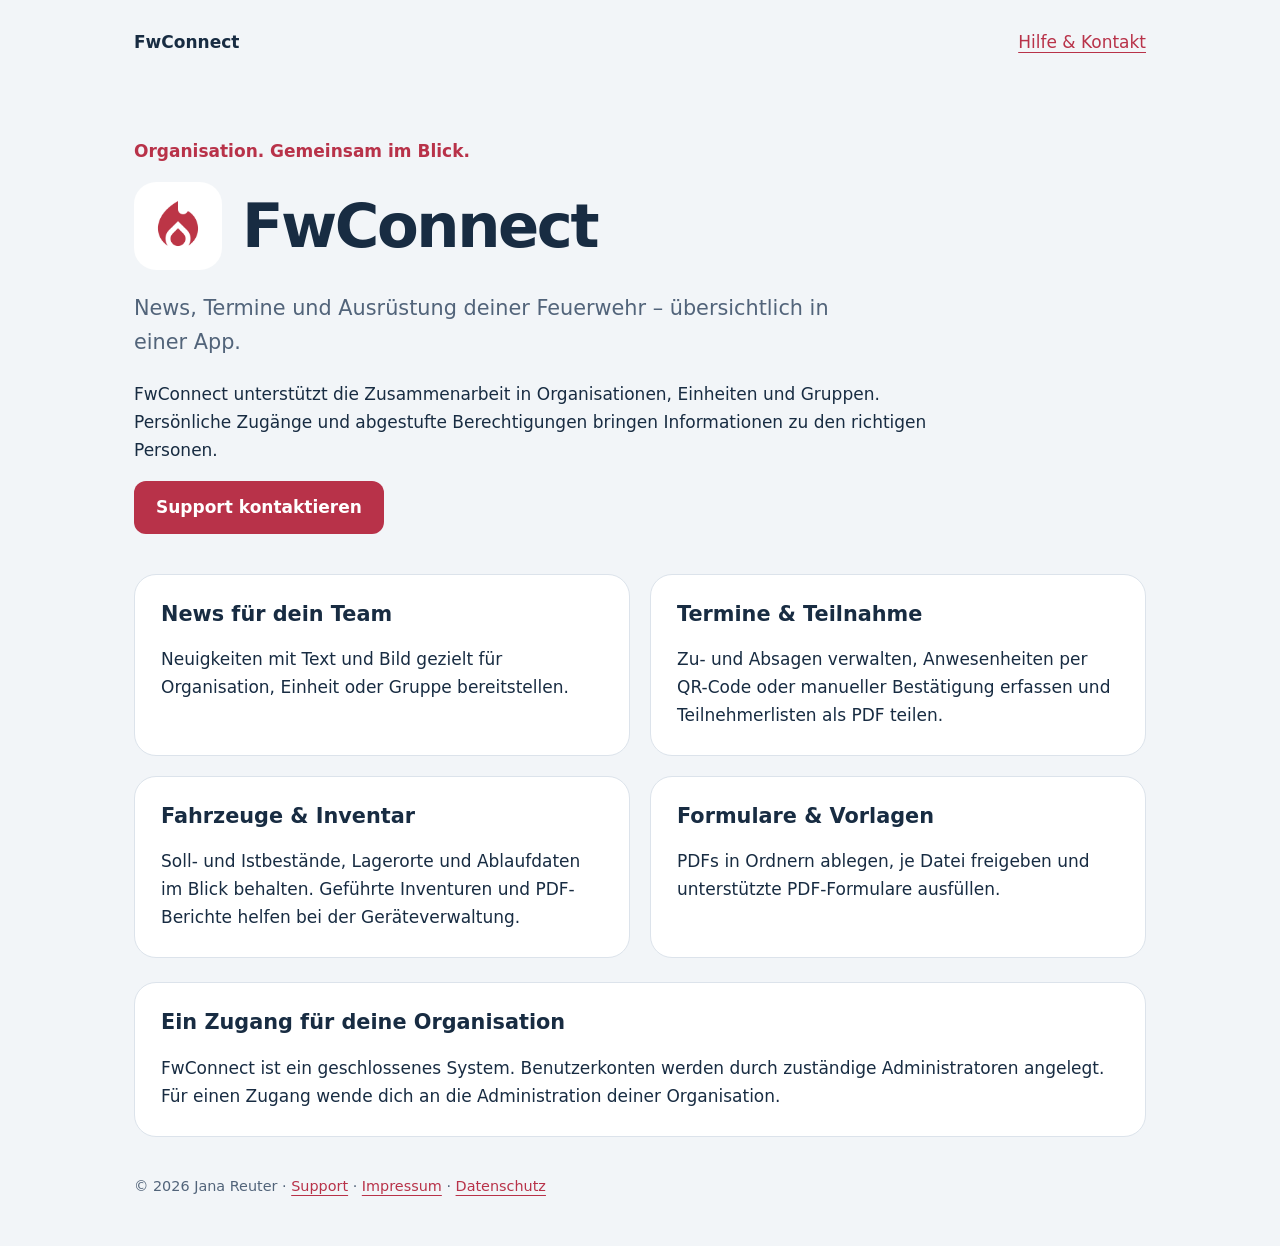
<file: index.html>
<!doctype html>
<html lang="de"><head><meta charset="utf-8"><meta name="viewport" content="width=device-width, initial-scale=1"><title>FwConnect – Feuerwehrverwaltung</title><meta name="description" content="FwConnect verbindet News, Termine, Fahrzeuge, Inventar und Formulare für Feuerwehren in einer mobilen App."><link rel="stylesheet" href="assets/style.css"><link rel="icon" href="assets/icon.png"></head>
<body><main><nav aria-label="Hauptnavigation"><strong>FwConnect</strong><a href="support/">Hilfe &amp; Kontakt</a></nav>
<header><p class="eyebrow">Organisation. Gemeinsam im Blick.</p><div class="brand"><img src="assets/icon.png" alt="" width="88" height="88"><h1>FwConnect</h1></div><p class="lead">News, Termine und Ausrüstung deiner Feuerwehr – übersichtlich in einer App.</p><p>FwConnect unterstützt die Zusammenarbeit in Organisationen, Einheiten und Gruppen. Persönliche Zugänge und abgestufte Berechtigungen bringen Informationen zu den richtigen Personen.</p><a class="button" href="support/">Support kontaktieren</a></header>
<div class="grid"><section class="card"><h2>News für dein Team</h2><p>Neuigkeiten mit Text und Bild gezielt für Organisation, Einheit oder Gruppe bereitstellen.</p></section><section class="card"><h2>Termine &amp; Teilnahme</h2><p>Zu- und Absagen verwalten, Anwesenheiten per QR-Code oder manueller Bestätigung erfassen und Teilnehmerlisten als PDF teilen.</p></section><section class="card"><h2>Fahrzeuge &amp; Inventar</h2><p>Soll- und Istbestände, Lagerorte und Ablaufdaten im Blick behalten. Geführte Inventuren und PDF-Berichte helfen bei der Geräteverwaltung.</p></section><section class="card"><h2>Formulare &amp; Vorlagen</h2><p>PDFs in Ordnern ablegen, je Datei freigeben und unterstützte PDF-Formulare ausfüllen.</p></section></div>
<section class="help" style="margin-top:24px"><h2>Ein Zugang für deine Organisation</h2><p>FwConnect ist ein geschlossenes System. Benutzerkonten werden durch zuständige Administratoren angelegt. Für einen Zugang wende dich an die Administration deiner Organisation.</p></section>
<footer>© 2026 Jana Reuter · <a href="support/">Support</a> · <a href="impressum/">Impressum</a> · <a href="datenschutz/">Datenschutz</a></footer></main></body></html>
</file>
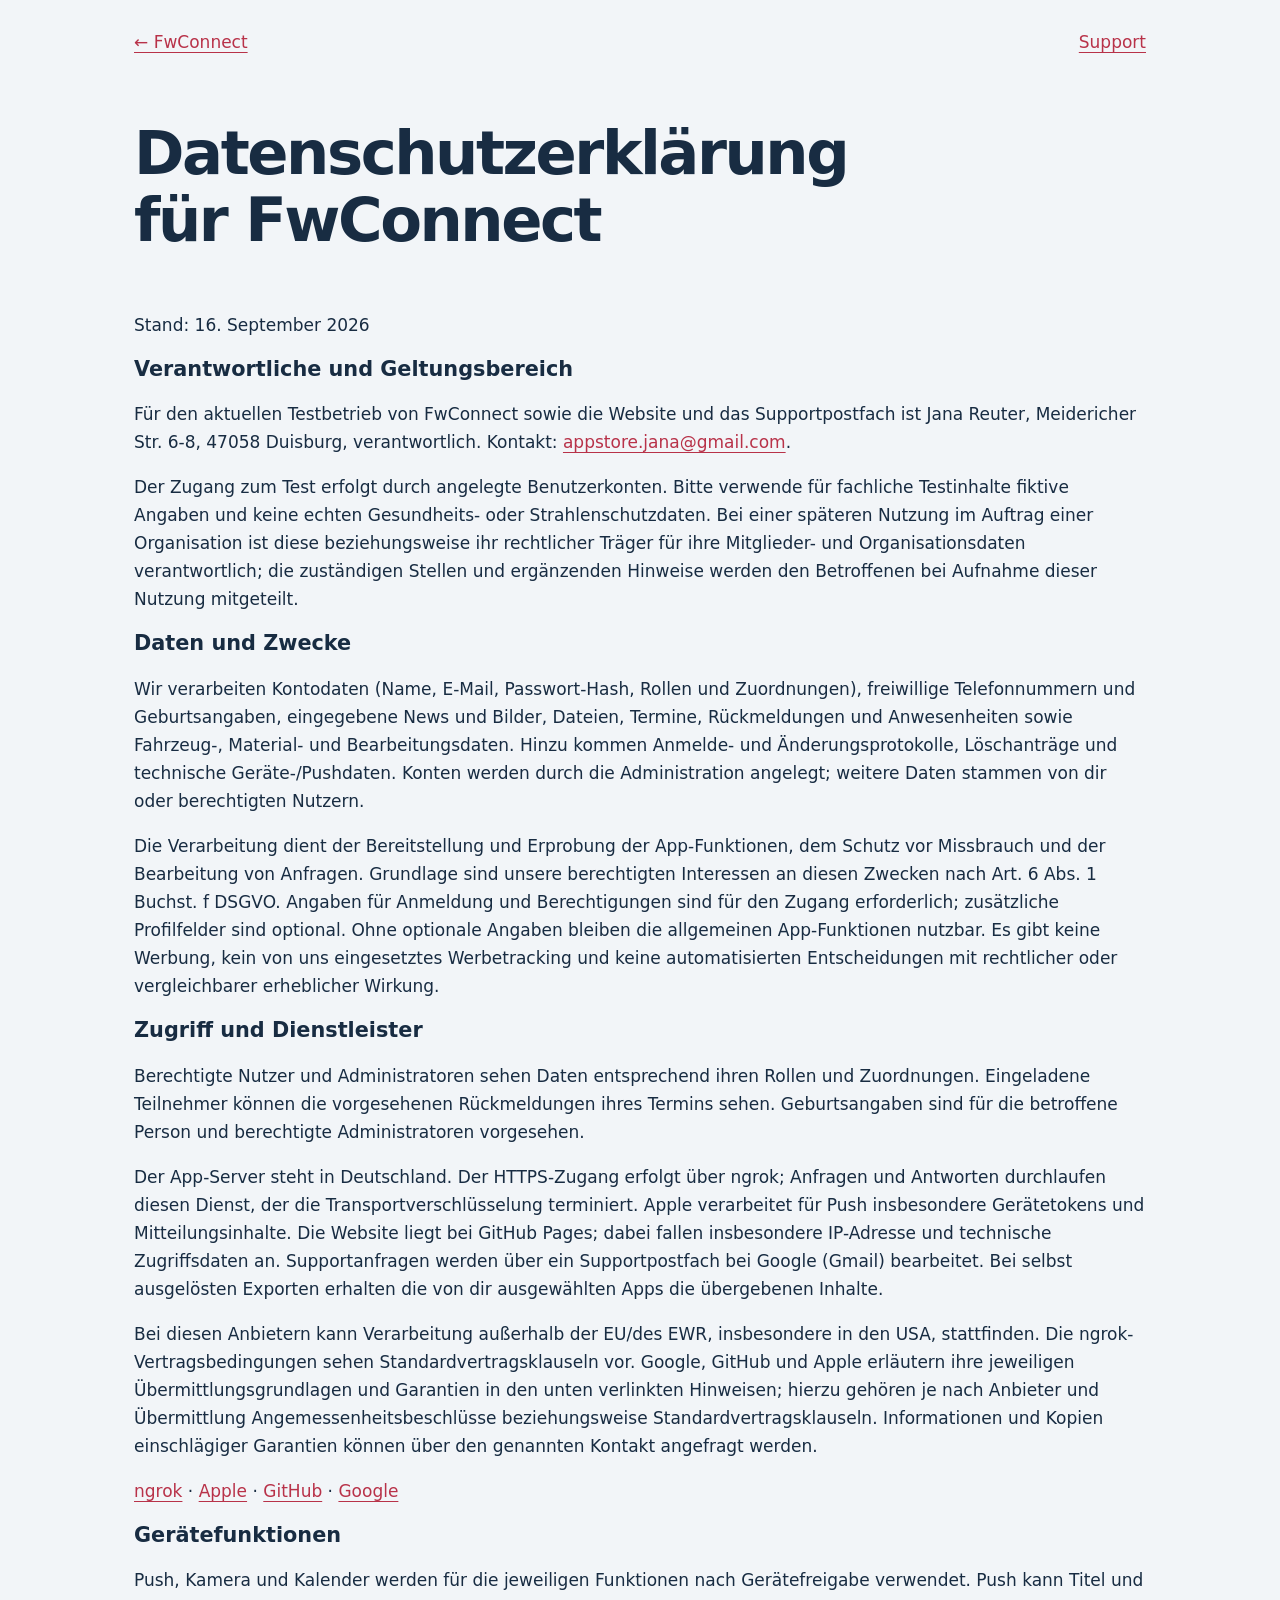
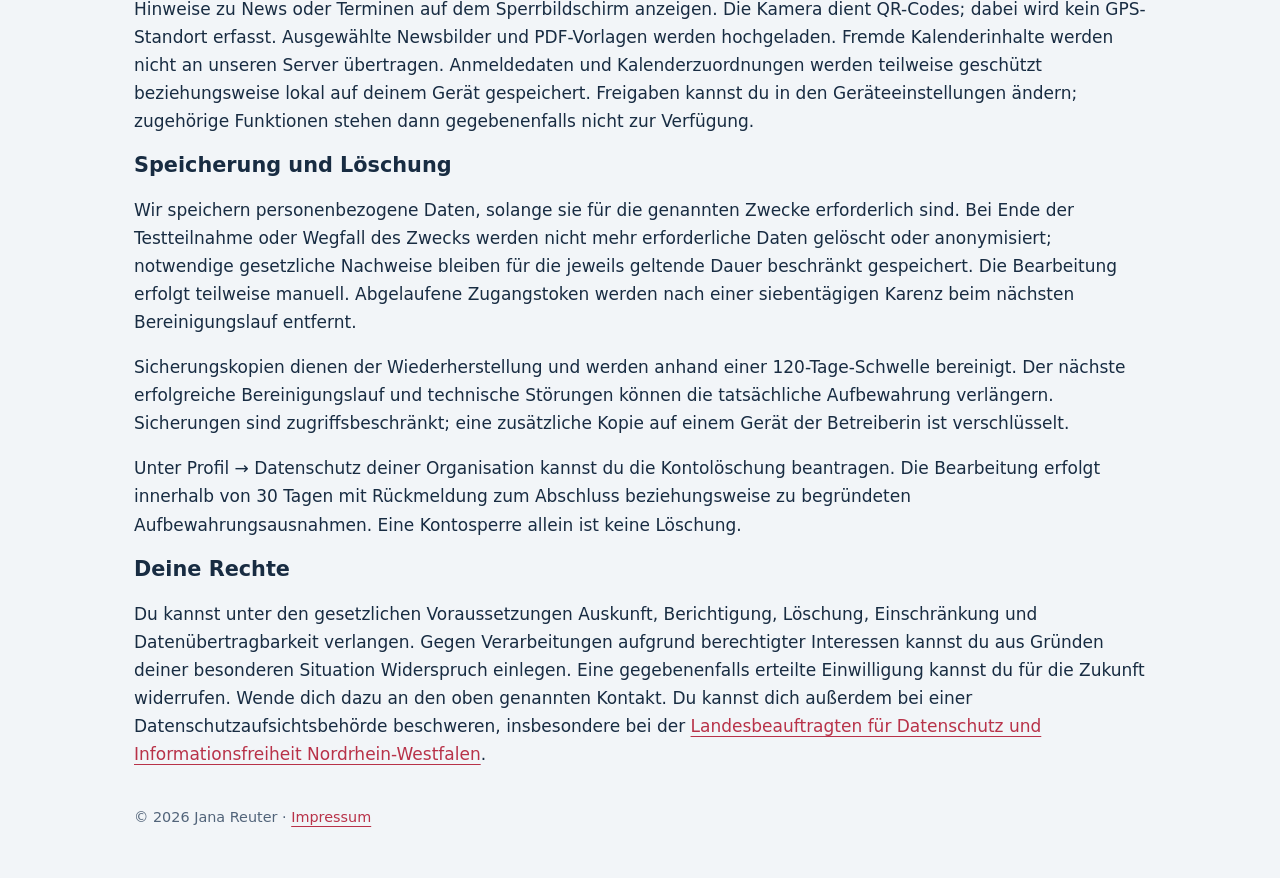
<file: datenschutz/index.html>
<!doctype html>
<html lang="de"><head><meta charset="utf-8"><meta name="viewport" content="width=device-width, initial-scale=1"><title>FwConnect – Datenschutz</title><meta name="description" content="Datenschutzhinweise zum Testbetrieb von FwConnect, zur Website und zum Support."><link rel="stylesheet" href="../assets/style.css"><link rel="icon" href="../assets/icon.png"></head>
<body><main><nav aria-label="Hauptnavigation"><a href="../">← FwConnect</a><a href="../support/">Support</a></nav>
<header><h1>Datenschutzerklärung für FwConnect</h1></header>
<p>Stand: 16. September 2026</p>
<h2>Verantwortliche und Geltungsbereich</h2>
<p>Für den aktuellen Testbetrieb von FwConnect sowie die Website und das Supportpostfach ist Jana Reuter, Meidericher Str. 6-8, 47058 Duisburg, verantwortlich. Kontakt: <a href="mailto:appstore.jana@gmail.com">appstore.jana@gmail.com</a>.</p>
<p>Der Zugang zum Test erfolgt durch angelegte Benutzerkonten. Bitte verwende für fachliche Testinhalte fiktive Angaben und keine echten Gesundheits- oder Strahlenschutzdaten. Bei einer späteren Nutzung im Auftrag einer Organisation ist diese beziehungsweise ihr rechtlicher Träger für ihre Mitglieder- und Organisationsdaten verantwortlich; die zuständigen Stellen und ergänzenden Hinweise werden den Betroffenen bei Aufnahme dieser Nutzung mitgeteilt.</p>
<h2>Daten und Zwecke</h2>
<p>Wir verarbeiten Kontodaten (Name, E-Mail, Passwort-Hash, Rollen und Zuordnungen), freiwillige Telefonnummern und Geburtsangaben, eingegebene News und Bilder, Dateien, Termine, Rückmeldungen und Anwesenheiten sowie Fahrzeug-, Material- und Bearbeitungsdaten. Hinzu kommen Anmelde- und Änderungsprotokolle, Löschanträge und technische Geräte-/Pushdaten. Konten werden durch die Administration angelegt; weitere Daten stammen von dir oder berechtigten Nutzern.</p>
<p>Die Verarbeitung dient der Bereitstellung und Erprobung der App-Funktionen, dem Schutz vor Missbrauch und der Bearbeitung von Anfragen. Grundlage sind unsere berechtigten Interessen an diesen Zwecken nach Art. 6 Abs. 1 Buchst. f DSGVO. Angaben für Anmeldung und Berechtigungen sind für den Zugang erforderlich; zusätzliche Profilfelder sind optional. Ohne optionale Angaben bleiben die allgemeinen App-Funktionen nutzbar. Es gibt keine Werbung, kein von uns eingesetztes Werbetracking und keine automatisierten Entscheidungen mit rechtlicher oder vergleichbarer erheblicher Wirkung.</p>
<h2>Zugriff und Dienstleister</h2>
<p>Berechtigte Nutzer und Administratoren sehen Daten entsprechend ihren Rollen und Zuordnungen. Eingeladene Teilnehmer können die vorgesehenen Rückmeldungen ihres Termins sehen. Geburtsangaben sind für die betroffene Person und berechtigte Administratoren vorgesehen.</p>
<p>Der App-Server steht in Deutschland. Der HTTPS-Zugang erfolgt über ngrok; Anfragen und Antworten durchlaufen diesen Dienst, der die Transportverschlüsselung terminiert. Apple verarbeitet für Push insbesondere Gerätetokens und Mitteilungsinhalte. Die Website liegt bei GitHub Pages; dabei fallen insbesondere IP-Adresse und technische Zugriffsdaten an. Supportanfragen werden über ein Supportpostfach bei Google (Gmail) bearbeitet. Bei selbst ausgelösten Exporten erhalten die von dir ausgewählten Apps die übergebenen Inhalte.</p>
<p>Bei diesen Anbietern kann Verarbeitung außerhalb der EU/des EWR, insbesondere in den USA, stattfinden. Die ngrok-Vertragsbedingungen sehen Standardvertragsklauseln vor. Google, GitHub und Apple erläutern ihre jeweiligen Übermittlungsgrundlagen und Garantien in den unten verlinkten Hinweisen; hierzu gehören je nach Anbieter und Übermittlung Angemessenheitsbeschlüsse beziehungsweise Standardvertragsklauseln. Informationen und Kopien einschlägiger Garantien können über den genannten Kontakt angefragt werden.</p>
<p><a href="https://ngrok.com/dpa">ngrok</a> · <a href="https://www.apple.com/legal/privacy/de-ww/">Apple</a> · <a href="https://docs.github.com/en/site-policy/privacy-policies/github-general-privacy-statement">GitHub</a> · <a href="https://policies.google.com/privacy/frameworks?hl=de">Google</a></p>
<h2>Gerätefunktionen</h2>
<p>Push, Kamera und Kalender werden für die jeweiligen Funktionen nach Gerätefreigabe verwendet. Push kann Titel und Hinweise zu News oder Terminen auf dem Sperrbildschirm anzeigen. Die Kamera dient QR-Codes; dabei wird kein GPS-Standort erfasst. Ausgewählte Newsbilder und PDF-Vorlagen werden hochgeladen. Fremde Kalenderinhalte werden nicht an unseren Server übertragen. Anmeldedaten und Kalenderzuordnungen werden teilweise geschützt beziehungsweise lokal auf deinem Gerät gespeichert. Freigaben kannst du in den Geräteeinstellungen ändern; zugehörige Funktionen stehen dann gegebenenfalls nicht zur Verfügung.</p>
<h2>Speicherung und Löschung</h2>
<p>Wir speichern personenbezogene Daten, solange sie für die genannten Zwecke erforderlich sind. Bei Ende der Testteilnahme oder Wegfall des Zwecks werden nicht mehr erforderliche Daten gelöscht oder anonymisiert; notwendige gesetzliche Nachweise bleiben für die jeweils geltende Dauer beschränkt gespeichert. Die Bearbeitung erfolgt teilweise manuell. Abgelaufene Zugangstoken werden nach einer siebentägigen Karenz beim nächsten Bereinigungslauf entfernt.</p>
<p>Sicherungskopien dienen der Wiederherstellung und werden anhand einer 120-Tage-Schwelle bereinigt. Der nächste erfolgreiche Bereinigungslauf und technische Störungen können die tatsächliche Aufbewahrung verlängern. Sicherungen sind zugriffsbeschränkt; eine zusätzliche Kopie auf einem Gerät der Betreiberin ist verschlüsselt.</p>
<p>Unter Profil → Datenschutz deiner Organisation kannst du die Kontolöschung beantragen. Die Bearbeitung erfolgt innerhalb von 30 Tagen mit Rückmeldung zum Abschluss beziehungsweise zu begründeten Aufbewahrungsausnahmen. Eine Kontosperre allein ist keine Löschung.</p>
<h2>Deine Rechte</h2>
<p>Du kannst unter den gesetzlichen Voraussetzungen Auskunft, Berichtigung, Löschung, Einschränkung und Datenübertragbarkeit verlangen. Gegen Verarbeitungen aufgrund berechtigter Interessen kannst du aus Gründen deiner besonderen Situation Widerspruch einlegen. Eine gegebenenfalls erteilte Einwilligung kannst du für die Zukunft widerrufen. Wende dich dazu an den oben genannten Kontakt. Du kannst dich außerdem bei einer Datenschutzaufsichtsbehörde beschweren, insbesondere bei der <a href="https://www.ldi.nrw.de/">Landesbeauftragten für Datenschutz und Informationsfreiheit Nordrhein-Westfalen</a>.</p>
<footer>© 2026 Jana Reuter · <a href="../impressum/">Impressum</a></footer></main></body></html>
</file>
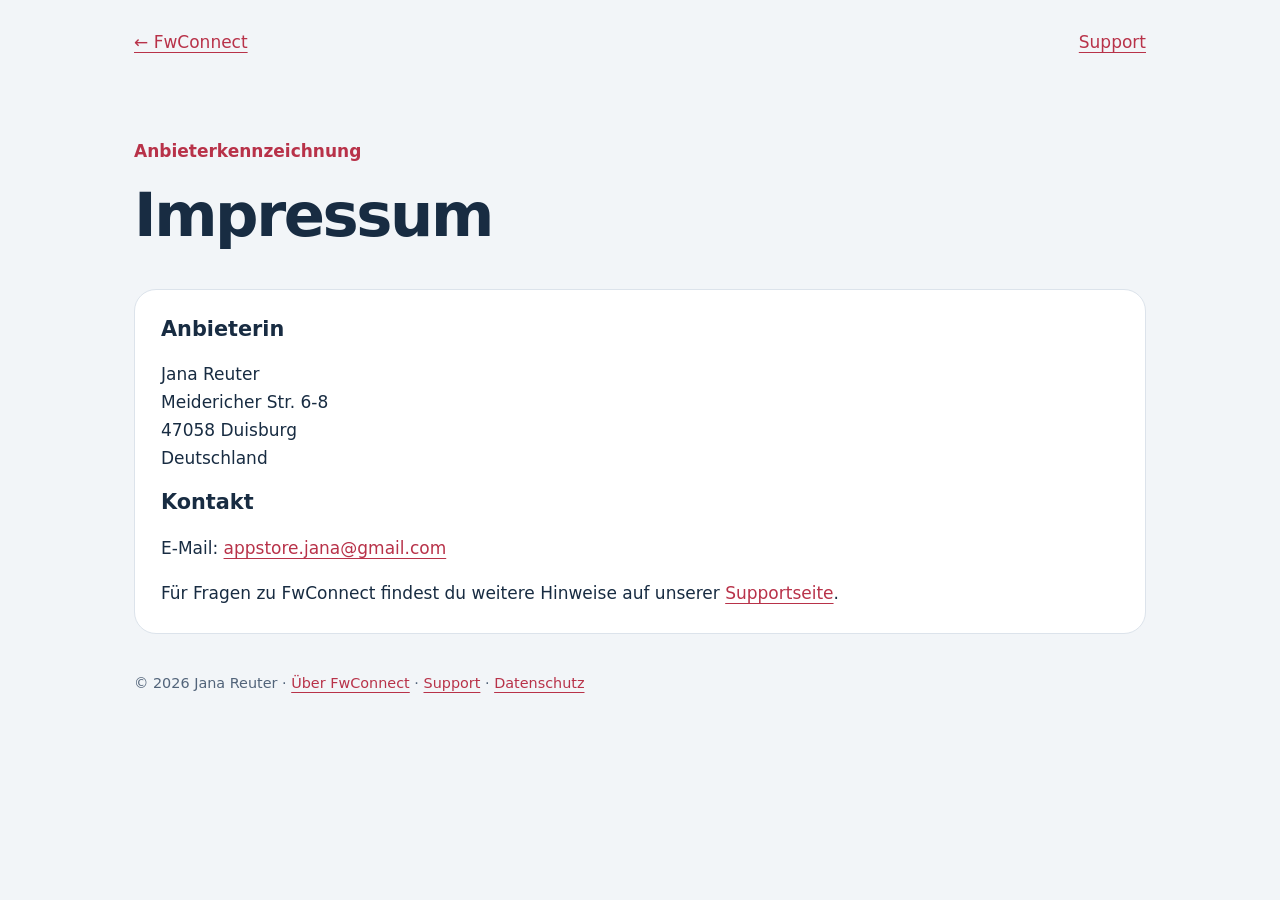
<file: impressum/index.html>
<!doctype html>
<html lang="de"><head><meta charset="utf-8"><meta name="viewport" content="width=device-width, initial-scale=1"><title>FwConnect – Impressum</title><meta name="description" content="Anbieterkennzeichnung und Kontakt für FwConnect."><link rel="stylesheet" href="../assets/style.css"><link rel="icon" href="../assets/icon.png"></head>
<body><main><nav aria-label="Hauptnavigation"><a href="../">← FwConnect</a><a href="../support/">Support</a></nav><header><p class="eyebrow">Anbieterkennzeichnung</p><h1>Impressum</h1></header><section class="help"><h2>Anbieterin</h2><p>Jana Reuter<br>Meidericher Str. 6-8<br>47058 Duisburg<br>Deutschland</p><h2>Kontakt</h2><p>E-Mail: <a href="mailto:appstore.jana@gmail.com">appstore.jana@gmail.com</a></p><p>Für Fragen zu FwConnect findest du weitere Hinweise auf unserer <a href="../support/">Supportseite</a>.</p></section><footer>© 2026 Jana Reuter · <a href="../">Über FwConnect</a> · <a href="../support/">Support</a> · <a href="../datenschutz/">Datenschutz</a></footer></main></body></html>
</file>
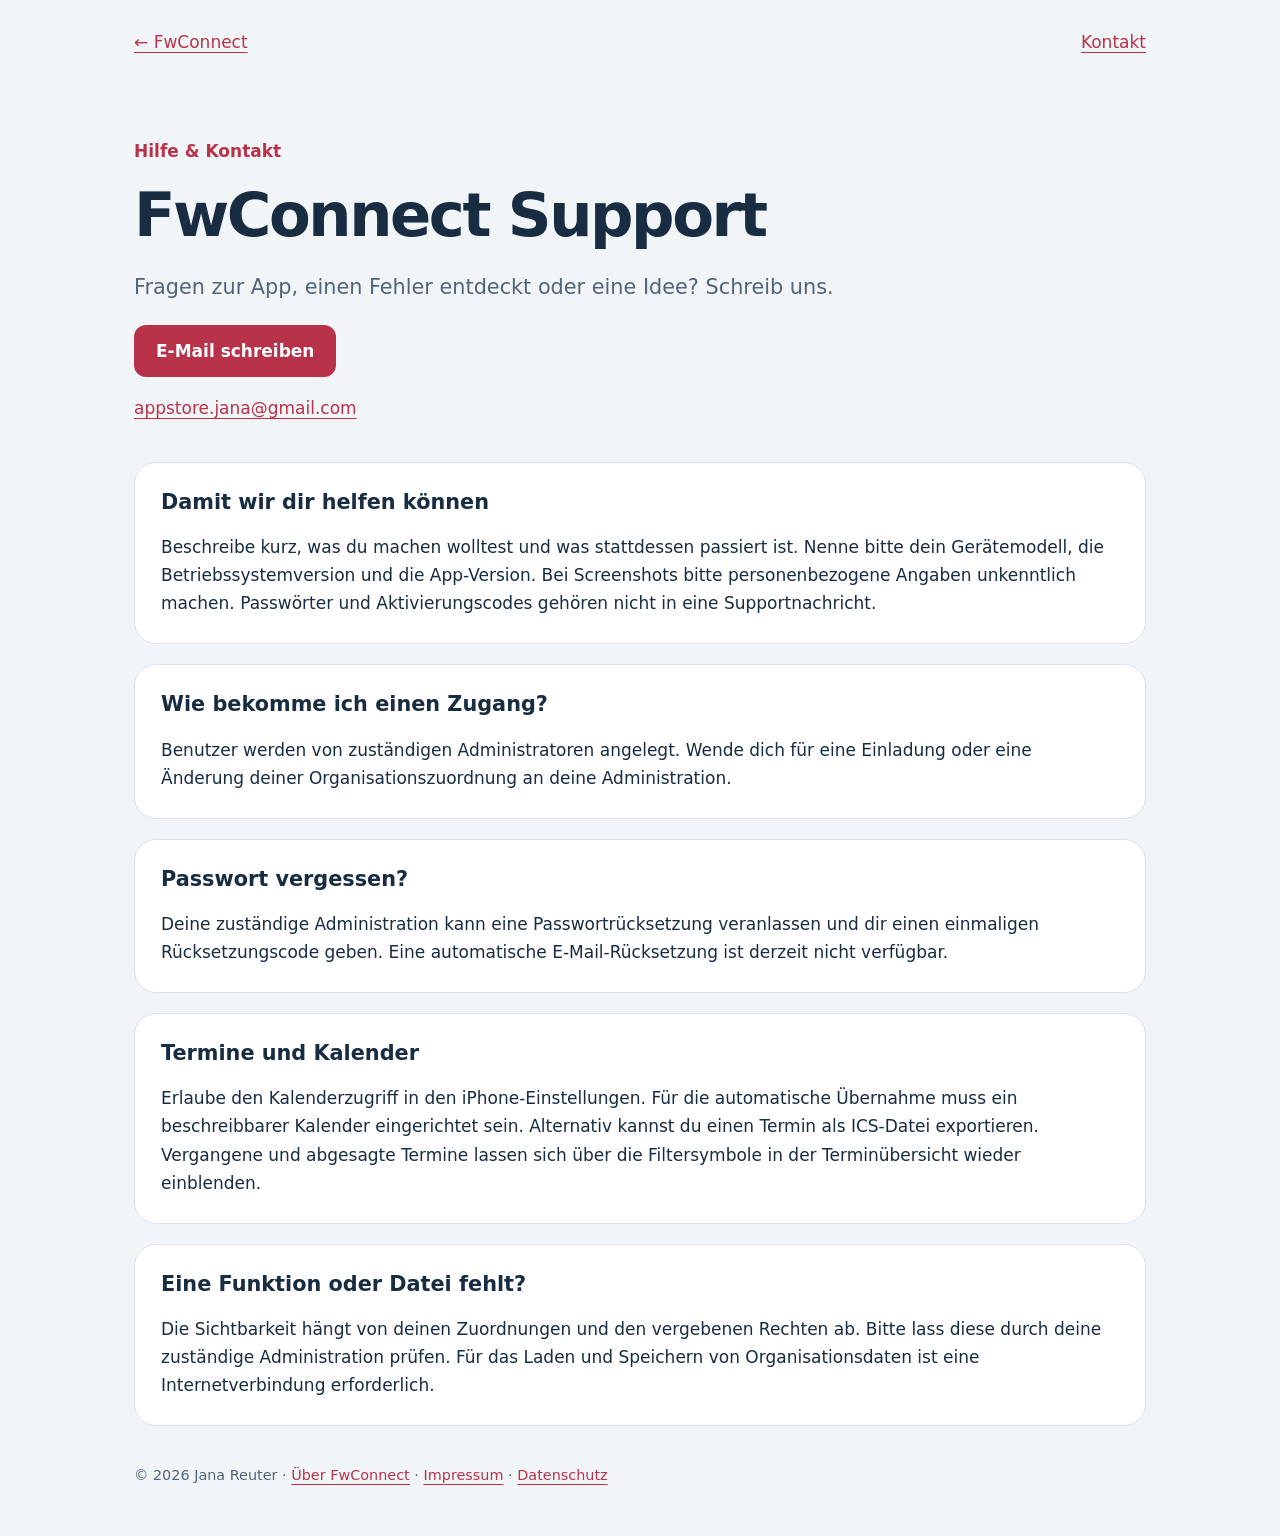
<file: support/index.html>
<!doctype html>
<html lang="de"><head><meta charset="utf-8"><meta name="viewport" content="width=device-width, initial-scale=1"><title>FwConnect – Support</title><meta name="description" content="Hilfe und Kontakt für FwConnect: Anmeldung, Termine, Kalender, Inventar und Dateien."><link rel="stylesheet" href="../assets/style.css"><link rel="icon" href="../assets/icon.png"></head>
<body><main><nav aria-label="Hauptnavigation"><a href="../">← FwConnect</a><a href="mailto:appstore.jana@gmail.com?subject=FwConnect%20Support">Kontakt</a></nav><header><p class="eyebrow">Hilfe &amp; Kontakt</p><h1>FwConnect Support</h1><p class="lead">Fragen zur App, einen Fehler entdeckt oder eine Idee? Schreib uns.</p><a class="button" href="mailto:appstore.jana@gmail.com?subject=FwConnect%20Support">E-Mail schreiben</a><p><a href="mailto:appstore.jana@gmail.com">appstore.jana@gmail.com</a></p></header>
<section class="help"><h2>Damit wir dir helfen können</h2><p>Beschreibe kurz, was du machen wolltest und was stattdessen passiert ist. Nenne bitte dein Gerätemodell, die Betriebssystemversion und die App-Version. Bei Screenshots bitte personenbezogene Angaben unkenntlich machen. Passwörter und Aktivierungscodes gehören nicht in eine Supportnachricht.</p></section>
<section class="help"><h2>Wie bekomme ich einen Zugang?</h2><p>Benutzer werden von zuständigen Administratoren angelegt. Wende dich für eine Einladung oder eine Änderung deiner Organisationszuordnung an deine Administration.</p></section>
<section class="help"><h2>Passwort vergessen?</h2><p>Deine zuständige Administration kann eine Passwortrücksetzung veranlassen und dir einen einmaligen Rücksetzungscode geben. Eine automatische E-Mail-Rücksetzung ist derzeit nicht verfügbar.</p></section>
<section class="help"><h2>Termine und Kalender</h2><p>Erlaube den Kalenderzugriff in den iPhone-Einstellungen. Für die automatische Übernahme muss ein beschreibbarer Kalender eingerichtet sein. Alternativ kannst du einen Termin als ICS-Datei exportieren. Vergangene und abgesagte Termine lassen sich über die Filtersymbole in der Terminübersicht wieder einblenden.</p></section>
<section class="help"><h2>Eine Funktion oder Datei fehlt?</h2><p>Die Sichtbarkeit hängt von deinen Zuordnungen und den vergebenen Rechten ab. Bitte lass diese durch deine zuständige Administration prüfen. Für das Laden und Speichern von Organisationsdaten ist eine Internetverbindung erforderlich.</p></section>
<footer>© 2026 Jana Reuter · <a href="../">Über FwConnect</a> · <a href="../impressum/">Impressum</a> · <a href="../datenschutz/">Datenschutz</a></footer></main></body></html>
</file>
<file: assets/style.css>
:root{color-scheme:light dark;--bg:#f2f5f8;--card:#fff;--ink:#182c42;--muted:#52647a;--accent:#b83249;--border:#dce3eb}*{box-sizing:border-box}body{margin:0;background:var(--bg);color:var(--ink);font:17px/1.65 system-ui,-apple-system,sans-serif}main{max-width:1060px;margin:auto;padding:28px 24px 48px}nav{display:flex;justify-content:space-between;gap:20px;flex-wrap:wrap}a{color:var(--accent);text-underline-offset:4px}a:focus-visible{outline:3px solid var(--accent);outline-offset:5px}header{padding:64px 0 40px;max-width:820px}.brand{display:flex;align-items:center;gap:20px}.brand img{width:88px;height:88px;border-radius:22px}h1{font-size:clamp(2.1rem,7vw,3.8rem);letter-spacing:-.04em;line-height:1.1;margin:0}h2{font-size:1.3rem;line-height:1.3;margin-top:0}.eyebrow{color:var(--accent);font-weight:700}.lead{font-size:1.3rem;color:var(--muted);max-width:720px}.grid{display:grid;grid-template-columns:repeat(2,minmax(0,1fr));gap:20px}.card,section.help{background:var(--card);padding:26px;border:1px solid var(--border);border-radius:22px}.button{display:inline-block;background:var(--accent);color:white;text-decoration:none;padding:12px 22px;border-radius:12px;font-weight:650}.help{margin-bottom:20px}footer{margin-top:38px;font-size:.9rem;color:var(--muted)}p{overflow-wrap:anywhere}p:last-child{margin-bottom:0}@media(max-width:600px){.grid{grid-template-columns:1fr}header{padding-top:40px}.brand{gap:14px}.brand img{width:64px;height:64px}.card,section.help{padding:20px}}@media(prefers-color-scheme:dark){:root{--bg:#101a26;--card:#182638;--ink:#edf2f7;--muted:#b6c4d3;--accent:#f394a4;--border:#304359}.button{background:#b83249}}
</file>
